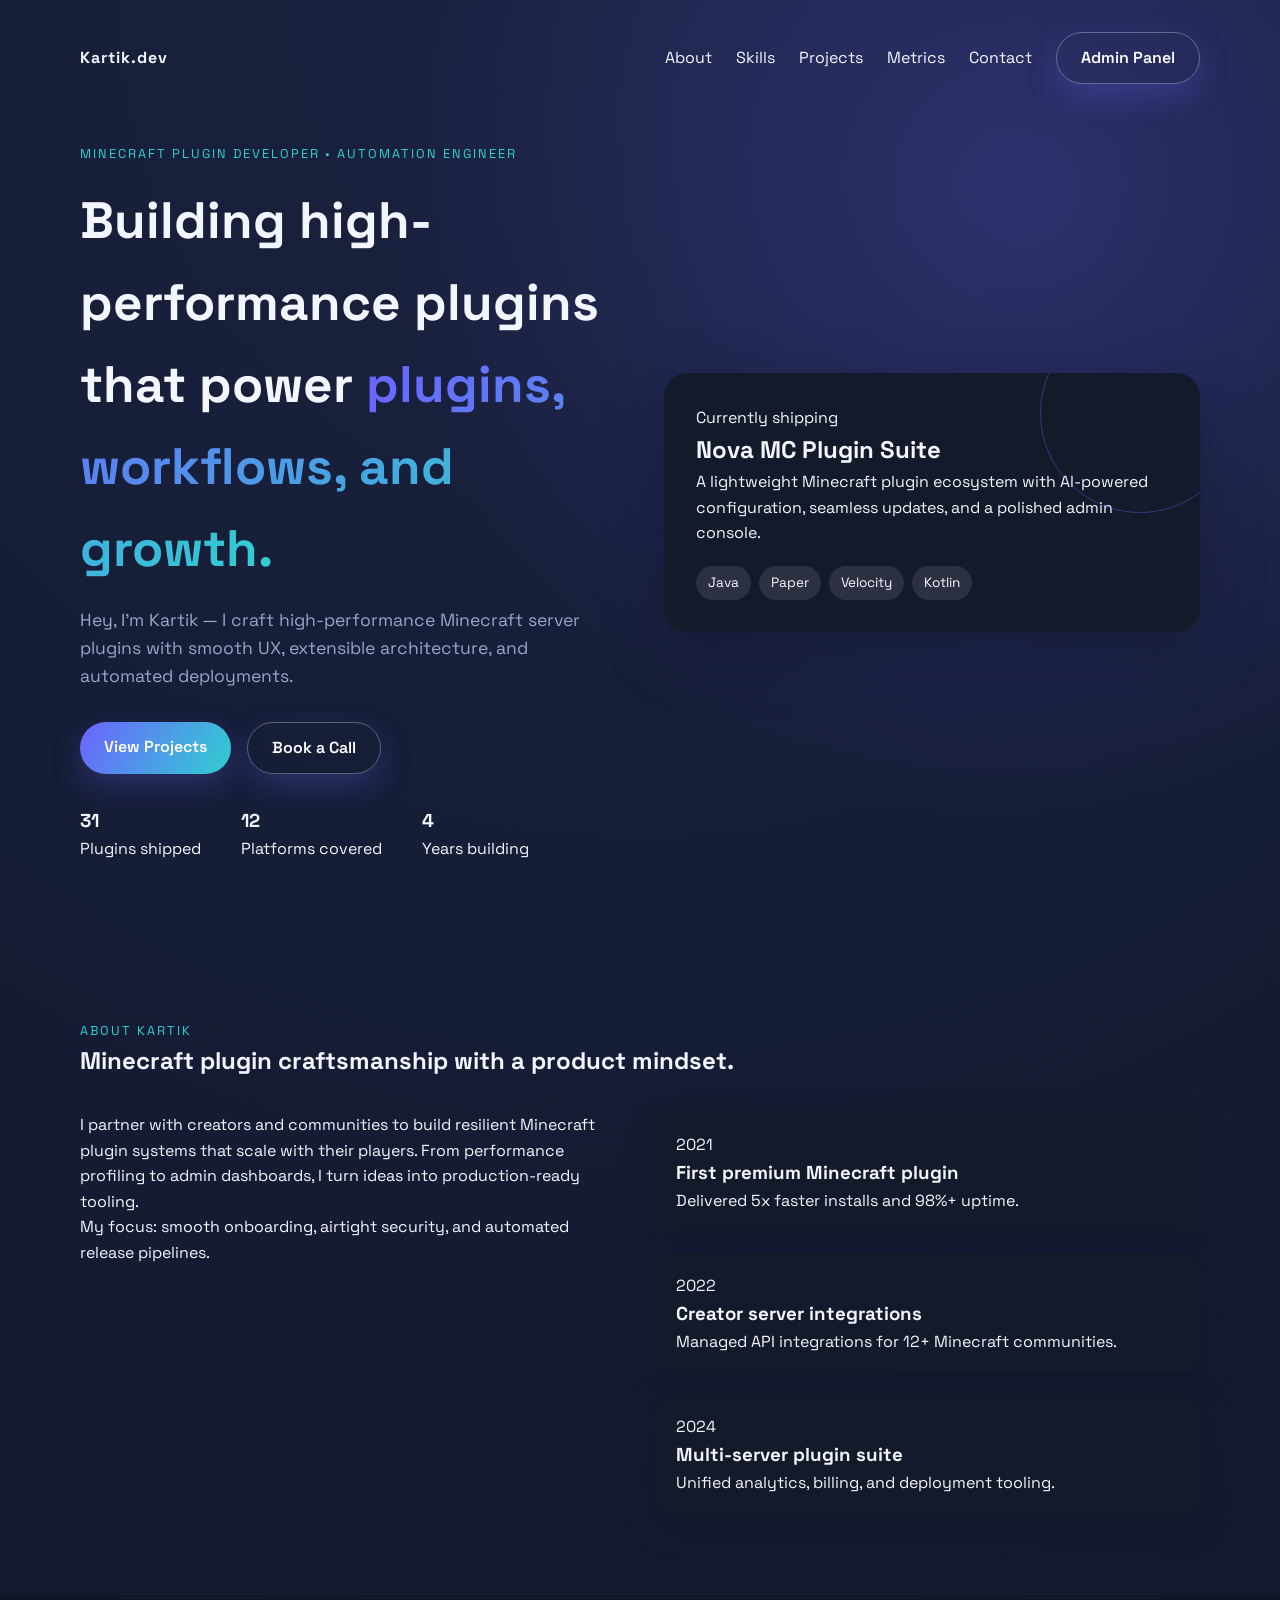
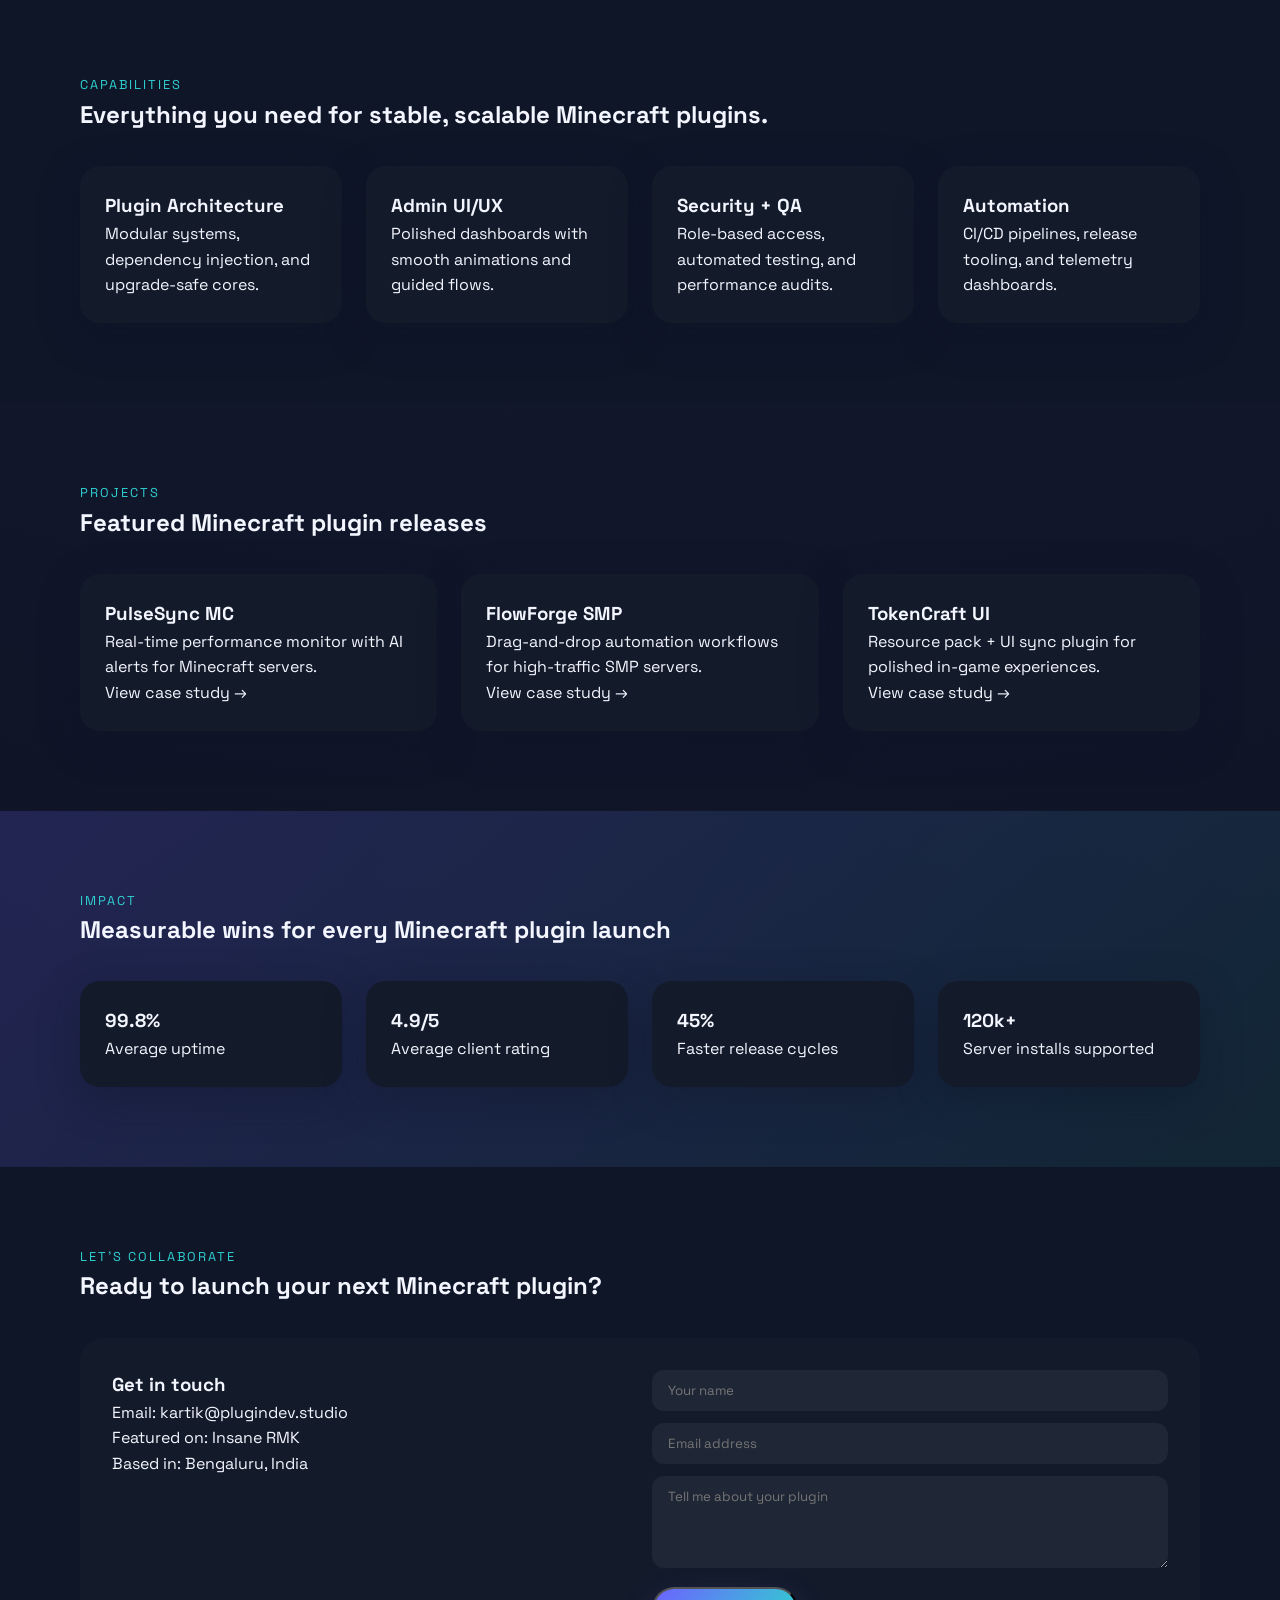
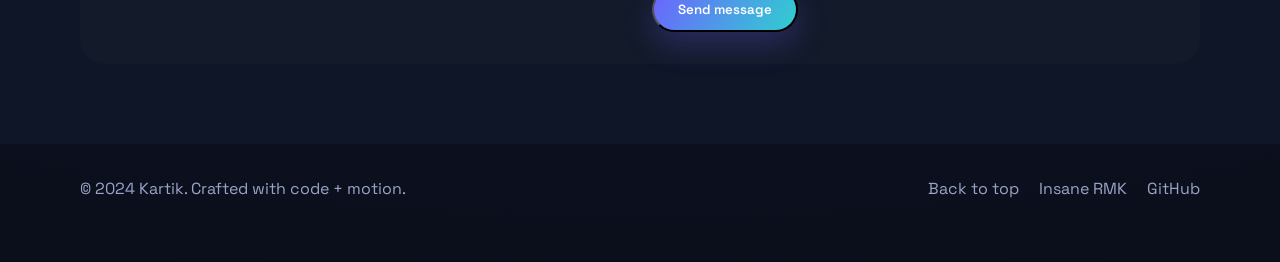
<file: index.html>
<!doctype html>
<html lang="en">
  <head>
    <meta charset="UTF-8" />
    <meta name="viewport" content="width=device-width, initial-scale=1" />
    <title>Kartik | Plugin Developer Portfolio</title>
    <link rel="stylesheet" href="styles.css" />
    <link rel="preconnect" href="https://fonts.googleapis.com" />
    <link rel="preconnect" href="https://fonts.gstatic.com" crossorigin />
    <link
      href="https://fonts.googleapis.com/css2?family=Space+Grotesk:wght@400;500;600;700&display=swap"
      rel="stylesheet"
    />
  </head>
  <body>
    <header class="hero" id="top">
      <nav class="nav">
        <div class="logo">Kartik.dev</div>
        <div class="nav-links">
          <a href="#about">About</a>
          <a href="#skills">Skills</a>
          <a href="#projects">Projects</a>
          <a href="#metrics">Metrics</a>
          <a href="#contact">Contact</a>
          <a class="button ghost" href="admin.html">Admin Panel</a>
        </div>
      </nav>
      <div class="hero-content">
        <div class="hero-text">
          <p class="eyebrow">Minecraft Plugin Developer • Automation Engineer</p>
          <h1>
            Building high-performance plugins that power
            <span class="gradient-text">plugins, workflows, and growth.</span>
          </h1>
          <p class="lead">
            Hey, I’m Kartik — I craft high-performance Minecraft server plugins
            with smooth UX, extensible architecture, and automated deployments.
          </p>
          <div class="hero-actions">
            <a class="button" href="#projects">View Projects</a>
            <a class="button ghost" href="#contact">Book a Call</a>
          </div>
          <div class="hero-stats">
            <div>
              <h3 class="counter" data-target="38">0</h3>
              <p>Plugins shipped</p>
            </div>
            <div>
              <h3 class="counter" data-target="12">0</h3>
              <p>Platforms covered</p>
            </div>
            <div>
              <h3 class="counter" data-target="4">0</h3>
              <p>Years building</p>
            </div>
          </div>
        </div>
        <div class="hero-card">
          <div class="pulse-ring"></div>
          <div class="card-content">
            <p class="card-label">Currently shipping</p>
            <h2>Nova MC Plugin Suite</h2>
            <p>
              A lightweight Minecraft plugin ecosystem with AI-powered configuration,
              seamless updates, and a polished admin console.
            </p>
            <div class="badge-group">
              <span>Java</span>
              <span>Paper</span>
              <span>Velocity</span>
              <span>Kotlin</span>
            </div>
          </div>
        </div>
      </div>
    </header>

    <main>
      <section class="section fade-in" id="about">
        <div class="section-header">
          <p class="eyebrow">About Kartik</p>
          <h2>Minecraft plugin craftsmanship with a product mindset.</h2>
        </div>
        <div class="about-grid">
          <div>
            <p>
              I partner with creators and communities to build resilient Minecraft
              plugin systems that scale with their players. From performance profiling
              to admin dashboards, I turn ideas into production-ready tooling.
            </p>
            <p>
              My focus: smooth onboarding, airtight security, and automated
              release pipelines.
            </p>
          </div>
          <div class="timeline">
            <div class="timeline-item">
              <span>2021</span>
              <h3>First premium Minecraft plugin</h3>
              <p>Delivered 5x faster installs and 98%+ uptime.</p>
            </div>
            <div class="timeline-item">
              <span>2022</span>
              <h3>Creator server integrations</h3>
              <p>Managed API integrations for 12+ Minecraft communities.</p>
            </div>
            <div class="timeline-item">
              <span>2024</span>
              <h3>Multi-server plugin suite</h3>
              <p>Unified analytics, billing, and deployment tooling.</p>
            </div>
          </div>
        </div>
      </section>

      <section class="section highlight" id="skills">
        <div class="section-header">
          <p class="eyebrow">Capabilities</p>
          <h2>Everything you need for stable, scalable Minecraft plugins.</h2>
        </div>
        <div class="skills-grid">
          <article class="skill-card">
            <h3>Plugin Architecture</h3>
            <p>Modular systems, dependency injection, and upgrade-safe cores.</p>
          </article>
          <article class="skill-card">
            <h3>Admin UI/UX</h3>
            <p>Polished dashboards with smooth animations and guided flows.</p>
          </article>
          <article class="skill-card">
            <h3>Security + QA</h3>
            <p>Role-based access, automated testing, and performance audits.</p>
          </article>
          <article class="skill-card">
            <h3>Automation</h3>
            <p>CI/CD pipelines, release tooling, and telemetry dashboards.</p>
          </article>
        </div>
      </section>

      <section class="section" id="projects">
        <div class="section-header">
          <p class="eyebrow">Projects</p>
          <h2>Featured Minecraft plugin releases</h2>
        </div>
        <div class="project-grid">
          <article class="project-card">
            <h3>PulseSync MC</h3>
            <p>Real-time performance monitor with AI alerts for Minecraft servers.</p>
            <a href="#contact">View case study →</a>
          </article>
          <article class="project-card">
            <h3>FlowForge SMP</h3>
            <p>Drag-and-drop automation workflows for high-traffic SMP servers.</p>
            <a href="#contact">View case study →</a>
          </article>
          <article class="project-card">
            <h3>TokenCraft UI</h3>
            <p>Resource pack + UI sync plugin for polished in-game experiences.</p>
            <a href="#contact">View case study →</a>
          </article>
        </div>
      </section>

      <section class="section metrics" id="metrics">
        <div class="section-header">
          <p class="eyebrow">Impact</p>
          <h2>Measurable wins for every Minecraft plugin launch</h2>
        </div>
        <div class="metrics-grid">
          <div class="metric-card">
            <h3>99.8%</h3>
            <p>Average uptime</p>
          </div>
          <div class="metric-card">
            <h3>4.9/5</h3>
            <p>Average client rating</p>
          </div>
          <div class="metric-card">
            <h3>45%</h3>
            <p>Faster release cycles</p>
          </div>
          <div class="metric-card">
            <h3>120k+</h3>
            <p>Server installs supported</p>
          </div>
        </div>
      </section>

      <section class="section contact" id="contact">
        <div class="section-header">
          <p class="eyebrow">Let’s collaborate</p>
          <h2>Ready to launch your next Minecraft plugin?</h2>
        </div>
        <div class="contact-card">
          <div>
            <h3>Get in touch</h3>
            <p>Email: kartik@plugindev.studio</p>
            <p>Featured on: <a href="https://youtube.com/@insane_rmk">Insane RMK</a></p>
            <p>Based in: Bengaluru, India</p>
          </div>
          <form>
            <input type="text" placeholder="Your name" />
            <input type="email" placeholder="Email address" />
            <textarea rows="4" placeholder="Tell me about your plugin"></textarea>
            <button class="button" type="submit">Send message</button>
          </form>
        </div>
      </section>
    </main>

    <footer class="footer">
      <p>© 2024 Kartik. Crafted with code + motion.</p>
      <div class="footer-links">
        <a href="#top">Back to top</a>
        <a href="https://youtube.com/@insane_rmk">Insane RMK</a>
        <a href="https://github.com/">GitHub</a>
      </div>
    </footer>

    <script src="script.js"></script>
  </body>
</html>
</file>
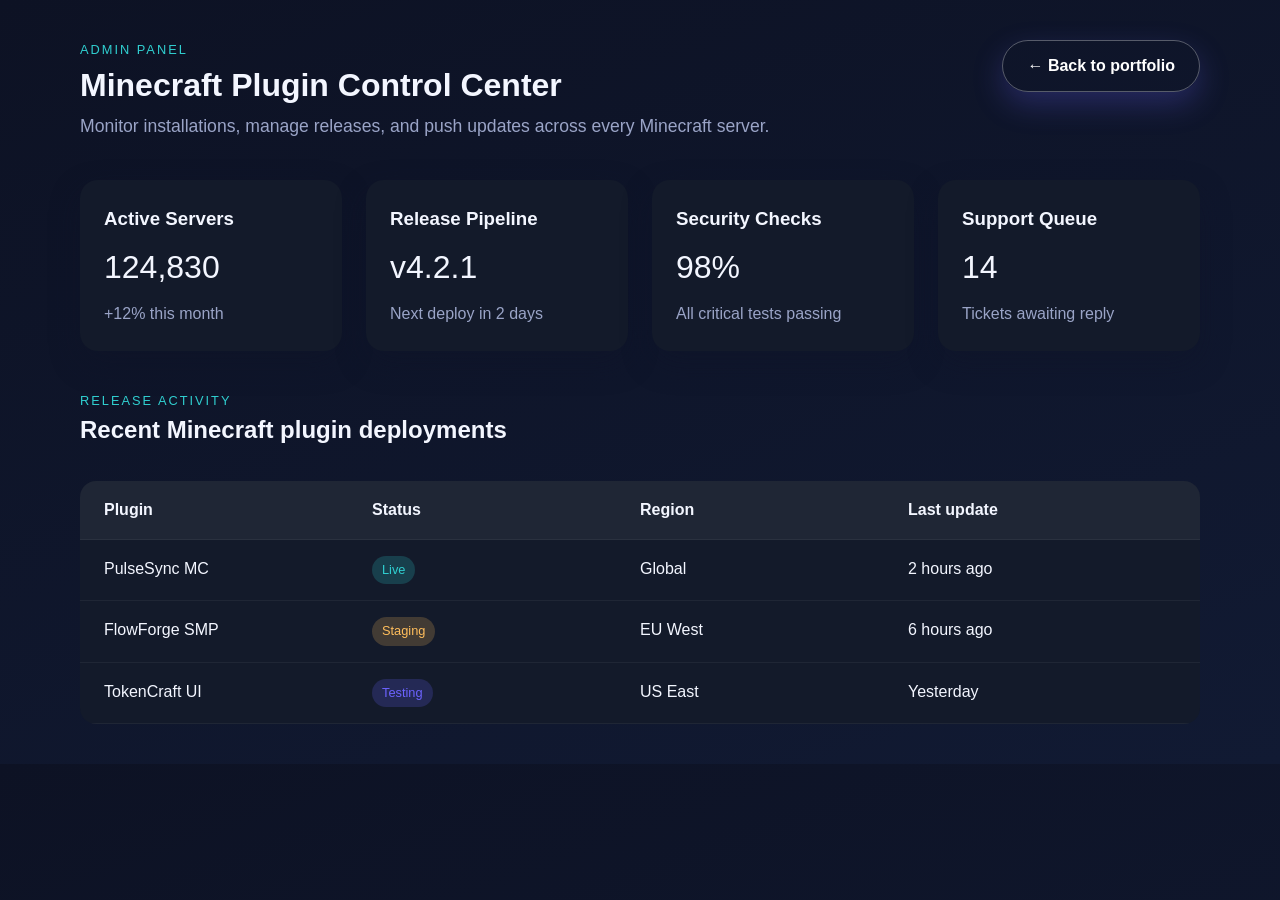
<file: admin.html>
<!doctype html>
<html lang="en">
  <head>
    <meta charset="UTF-8" />
    <meta name="viewport" content="width=device-width, initial-scale=1" />
    <title>Kartik Admin Panel</title>
    <link rel="stylesheet" href="styles.css" />
  </head>
  <body class="admin-body">
    <header class="admin-header">
      <div>
        <p class="eyebrow">Admin Panel</p>
        <h1>Minecraft Plugin Control Center</h1>
        <p class="lead">
          Monitor installations, manage releases, and push updates across every
          Minecraft server.
        </p>
      </div>
      <a class="button ghost" href="index.html">← Back to portfolio</a>
    </header>

    <section class="admin-grid">
      <article class="admin-card">
        <h3>Active Servers</h3>
        <p class="big">124,830</p>
        <p class="muted">+12% this month</p>
      </article>
      <article class="admin-card">
        <h3>Release Pipeline</h3>
        <p class="big">v4.2.1</p>
        <p class="muted">Next deploy in 2 days</p>
      </article>
      <article class="admin-card">
        <h3>Security Checks</h3>
        <p class="big">98%</p>
        <p class="muted">All critical tests passing</p>
      </article>
      <article class="admin-card">
        <h3>Support Queue</h3>
        <p class="big">14</p>
        <p class="muted">Tickets awaiting reply</p>
      </article>
    </section>

    <section class="admin-table">
      <div class="section-header">
        <p class="eyebrow">Release Activity</p>
        <h2>Recent Minecraft plugin deployments</h2>
      </div>
      <div class="table">
        <div class="table-row header">
          <span>Plugin</span>
          <span>Status</span>
          <span>Region</span>
          <span>Last update</span>
        </div>
        <div class="table-row">
          <span>PulseSync MC</span>
          <span class="status success">Live</span>
          <span>Global</span>
          <span>2 hours ago</span>
        </div>
        <div class="table-row">
          <span>FlowForge SMP</span>
          <span class="status warning">Staging</span>
          <span>EU West</span>
          <span>6 hours ago</span>
        </div>
        <div class="table-row">
          <span>TokenCraft UI</span>
          <span class="status info">Testing</span>
          <span>US East</span>
          <span>Yesterday</span>
        </div>
      </div>
    </section>
  </body>
</html>
</file>
<file: styles.css>
:root {
  --bg: #0b0f1c;
  --card: #131a2a;
  --accent: #6c63ff;
  --accent-2: #30cfd0;
  --text: #f3f6ff;
  --muted: #9aa4c7;
  --shadow: rgba(15, 20, 40, 0.4);
}

* {
  box-sizing: border-box;
  margin: 0;
  padding: 0;
  font-family: "Space Grotesk", sans-serif;
}

body {
  background: radial-gradient(circle at top, #1a2240, var(--bg));
  color: var(--text);
  line-height: 1.6;
}

a {
  color: inherit;
  text-decoration: none;
}

.hero {
  min-height: 90vh;
  padding: 32px 80px 80px;
  position: relative;
  overflow: hidden;
}

.hero::after {
  content: "";
  position: absolute;
  inset: 0;
  background: radial-gradient(circle at 80% 20%, rgba(108, 99, 255, 0.25), transparent 50%);
  z-index: 0;
}

.nav {
  position: relative;
  z-index: 2;
  display: flex;
  align-items: center;
  justify-content: space-between;
  margin-bottom: 60px;
}

.logo {
  font-weight: 700;
  letter-spacing: 1px;
}

.nav-links {
  display: flex;
  gap: 24px;
  align-items: center;
}

.button {
  padding: 12px 24px;
  border-radius: 999px;
  background: linear-gradient(120deg, var(--accent), var(--accent-2));
  color: white;
  font-weight: 600;
  box-shadow: 0 12px 30px rgba(108, 99, 255, 0.25);
  transition: transform 0.3s ease, box-shadow 0.3s ease;
}

.button:hover {
  transform: translateY(-3px) scale(1.02);
  box-shadow: 0 16px 40px rgba(48, 207, 208, 0.35);
}

.button.ghost {
  background: transparent;
  border: 1px solid rgba(255, 255, 255, 0.3);
}

.hero-content {
  position: relative;
  z-index: 2;
  display: grid;
  grid-template-columns: repeat(auto-fit, minmax(280px, 1fr));
  gap: 48px;
  align-items: center;
}

.hero-text h1 {
  font-size: clamp(2.5rem, 4vw, 4rem);
  margin: 16px 0;
}

.gradient-text {
  background: linear-gradient(120deg, var(--accent), var(--accent-2));
  -webkit-background-clip: text;
  color: transparent;
}

.lead {
  font-size: 1.1rem;
  color: var(--muted);
}

.hero-actions {
  margin: 32px 0;
  display: flex;
  gap: 16px;
}

.hero-stats {
  display: flex;
  gap: 40px;
}

.hero-card {
  position: relative;
  background: var(--card);
  padding: 32px;
  border-radius: 24px;
  box-shadow: 0 20px 60px var(--shadow);
  overflow: hidden;
}

.pulse-ring {
  position: absolute;
  width: 200px;
  height: 200px;
  border-radius: 50%;
  border: 1px solid rgba(108, 99, 255, 0.4);
  top: -60px;
  right: -40px;
  animation: pulse 3s infinite;
}

.badge-group {
  display: flex;
  flex-wrap: wrap;
  gap: 8px;
  margin-top: 20px;
}

.badge-group span {
  padding: 6px 12px;
  border-radius: 999px;
  background: rgba(255, 255, 255, 0.1);
  font-size: 0.85rem;
}

.section {
  padding: 80px;
}

.section.highlight {
  background: #0f1628;
}

.section-header {
  margin-bottom: 32px;
}

.eyebrow {
  text-transform: uppercase;
  font-size: 0.8rem;
  letter-spacing: 2px;
  color: var(--accent-2);
}

.about-grid {
  display: grid;
  grid-template-columns: repeat(auto-fit, minmax(260px, 1fr));
  gap: 32px;
}

.timeline {
  display: grid;
  gap: 20px;
}

.timeline-item {
  background: var(--card);
  padding: 20px;
  border-radius: 16px;
  box-shadow: 0 10px 30px var(--shadow);
  transition: transform 0.3s ease;
}

.timeline-item:hover {
  transform: translateY(-6px);
}

.skills-grid,
.project-grid,
.metrics-grid {
  display: grid;
  grid-template-columns: repeat(auto-fit, minmax(220px, 1fr));
  gap: 24px;
}

.skill-card,
.project-card,
.metric-card {
  background: var(--card);
  padding: 24px;
  border-radius: 20px;
  box-shadow: 0 12px 40px var(--shadow);
  transition: transform 0.3s ease, border 0.3s ease;
  border: 1px solid transparent;
}

.skill-card:hover,
.project-card:hover,
.metric-card:hover {
  transform: translateY(-8px);
  border-color: rgba(108, 99, 255, 0.5);
}

.metrics {
  background: linear-gradient(130deg, rgba(108, 99, 255, 0.2), rgba(48, 207, 208, 0.1));
}

.contact {
  background: #0f1628;
}

.contact-card {
  display: grid;
  grid-template-columns: repeat(auto-fit, minmax(240px, 1fr));
  gap: 24px;
  background: var(--card);
  padding: 32px;
  border-radius: 24px;
}

.contact input,
.contact textarea {
  width: 100%;
  margin-bottom: 12px;
  padding: 12px 16px;
  border-radius: 12px;
  border: none;
  background: rgba(255, 255, 255, 0.05);
  color: var(--text);
}

.footer {
  padding: 32px 80px 60px;
  display: flex;
  justify-content: space-between;
  color: var(--muted);
}

.footer-links {
  display: flex;
  gap: 20px;
}

.fade-in {
  opacity: 0;
  transform: translateY(20px);
  transition: opacity 0.6s ease, transform 0.6s ease;
}

.fade-in.show {
  opacity: 1;
  transform: translateY(0);
}

.admin-body {
  padding: 40px 80px;
  background: linear-gradient(160deg, #0d1224, #111a33);
}

.admin-header {
  display: flex;
  justify-content: space-between;
  align-items: flex-start;
  gap: 24px;
  margin-bottom: 40px;
}

.admin-grid {
  display: grid;
  grid-template-columns: repeat(auto-fit, minmax(220px, 1fr));
  gap: 24px;
  margin-bottom: 40px;
}

.admin-card {
  background: var(--card);
  padding: 24px;
  border-radius: 18px;
  box-shadow: 0 12px 30px var(--shadow);
}

.admin-card .big {
  font-size: 2rem;
  margin: 8px 0;
}

.admin-card .muted {
  color: var(--muted);
}

.admin-table .table {
  background: var(--card);
  border-radius: 16px;
  overflow: hidden;
}

.table-row {
  display: grid;
  grid-template-columns: repeat(4, 1fr);
  padding: 16px 24px;
  border-bottom: 1px solid rgba(255, 255, 255, 0.05);
}

.table-row.header {
  background: rgba(255, 255, 255, 0.05);
  font-weight: 600;
}

.status {
  padding: 4px 10px;
  border-radius: 999px;
  font-size: 0.8rem;
  width: fit-content;
}

.status.success {
  background: rgba(48, 207, 208, 0.2);
  color: #30cfd0;
}

.status.warning {
  background: rgba(255, 190, 92, 0.2);
  color: #ffbe5c;
}

.status.info {
  background: rgba(108, 99, 255, 0.2);
  color: #6c63ff;
}

@keyframes pulse {
  0% {
    transform: scale(1);
    opacity: 0.7;
  }
  70% {
    transform: scale(1.2);
    opacity: 0.2;
  }
  100% {
    transform: scale(1.5);
    opacity: 0;
  }
}

@media (max-width: 900px) {
  .hero,
  .section,
  .footer,
  .admin-body {
    padding: 32px 24px;
  }

  .nav {
    flex-direction: column;
    align-items: flex-start;
    gap: 16px;
  }

  .hero-actions {
    flex-direction: column;
  }

  .hero-stats {
    flex-direction: column;
    gap: 16px;
  }

  .footer {
    flex-direction: column;
    gap: 16px;
  }
}
</file>
